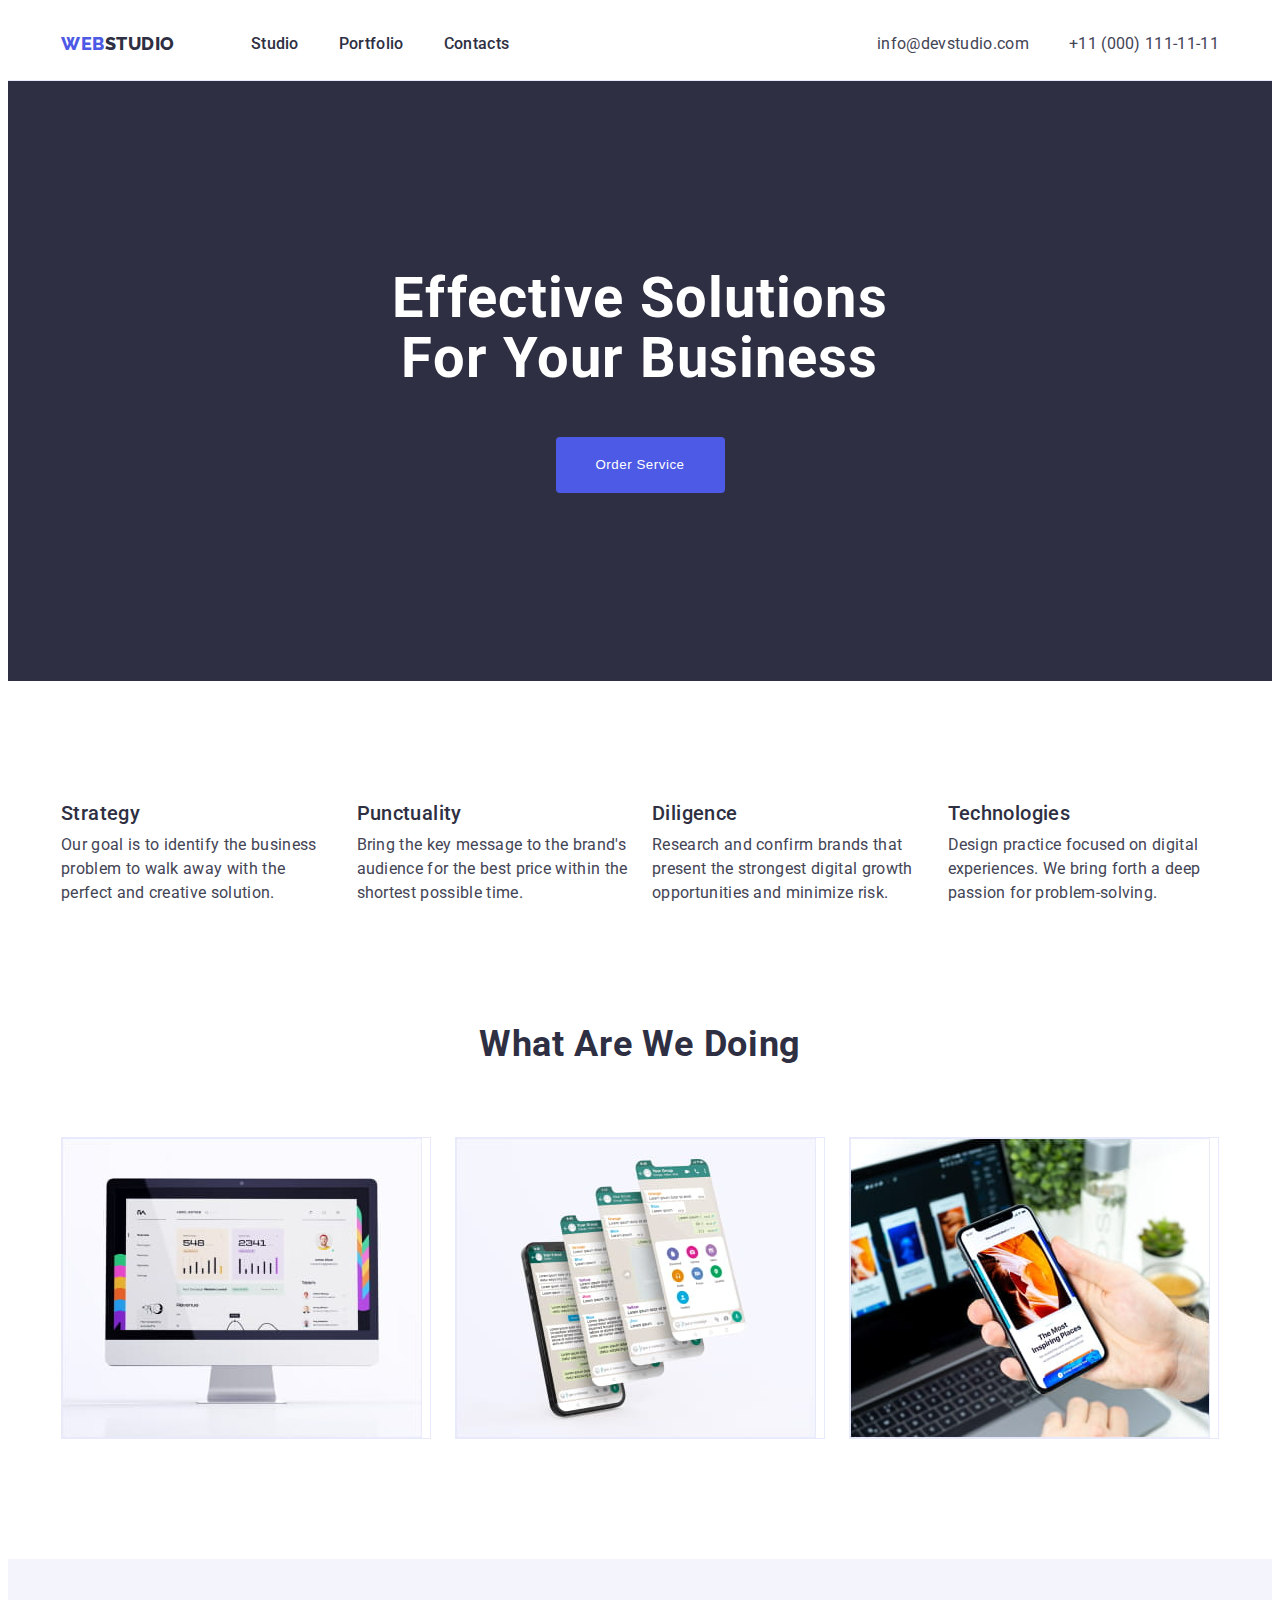
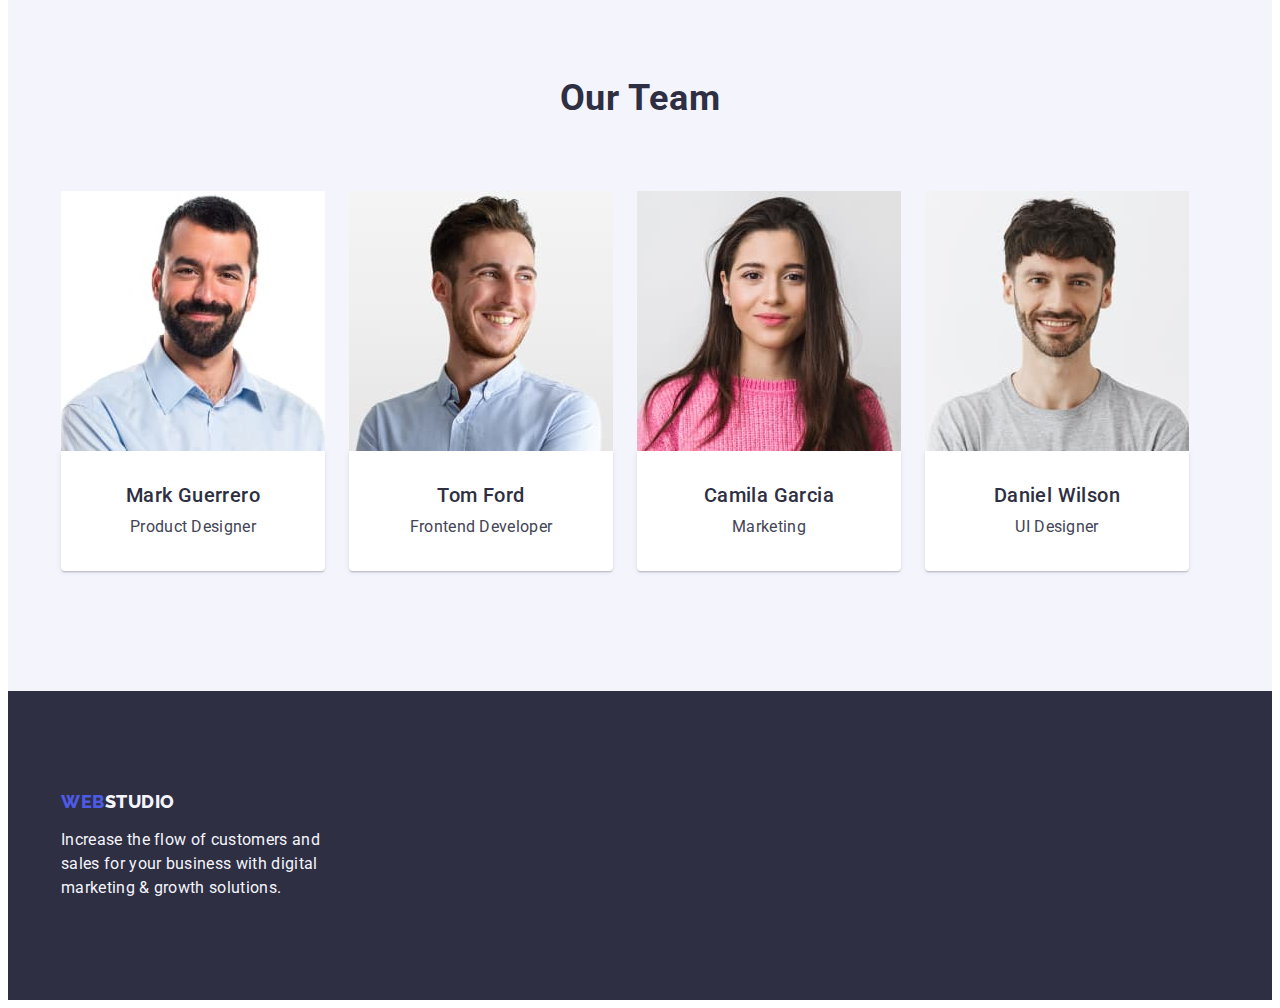
<file: index.html>
<!DOCTYPE html>
<html lang="en">
  <head>
    <meta charset="UTF-8" />
    <meta http-equiv="X-UA-Compatible" content="IE=edge" />
    <meta name="viewport" content="width=device-width, initial-scale=1.0" />
    <title>Web Studio</title>
    <link rel="preconnect" href="https://fonts.googleapis.com" />
    <link rel="preconnect" href="https://fonts.gstatic.com" crossorigin />
    <link
      href="https://fonts.googleapis.com/css2?family=Raleway:wght@800&family=Roboto:wght@400;500;700;900&display=swap"
      rel="stylesheet"
    />
    <link
      rel="stylesheet"
      href="https://cdnjs.cloudflare.com/ajax/libs/modern-normalize/1.1.0/modern-normalize.min.css"
      integrity="sha512-wpPYUAdjBVSE4KJnH1VR1HeZfpl1ub8YT/NKx4PuQ5NmX2tKuGu6U/JRp5y+Y8XG2tV+wKQpNHVUX03MfMFn9Q=="
      crossorigin="anonymous"
      referrerpolicy="no-referrer"
    />
    <link rel="stylesheet" href="./css/styles.css" />
  </head>
  <body>
    <header class="header">
      <div class="container">
        <nav class="site-nav">
          <a class="link logo" href="./index.html"
            >Web<span class="logo-studio">Studio</span>
          </a>
          <ul class="list">
            <li class="item">
              <a class="link page" href="./index.html">Studio</a>
            </li>
            <li class="item">
              <a class="link page" href="./portfolio.html">Portfolio</a>
            </li>
            <li class="item">
              <a class="link page" href="">Contacts</a>
            </li>
          </ul>
        </nav>
        <address class="address">
          <ul class="list">
            <li class="item">
              <a class="link" href="mailto:info@devstudio.com"
                >info@devstudio.com
              </a>
            </li>
            <li class="item">
              <a class="link" href="tel:+110001111111">+11 (000) 111-11-11 </a>
            </li>
          </ul>
        </address>
      </div>
    </header>
    <main>
      <!-- Hero -->
      <section class="section hero">
        <div class="container">
          <h1 class="title">Effective Solutions for Your Business</h1>
          <button class="btn" type="button">Order Service</button>
        </div>
      </section>

      <!-- About us -->
      <section class="section about-us">
        <div class="container">
          <h2 class="title" hidden>About us</h2>
          <ul class="list">
            <li class="item">
              <h3 class="subtitle">Strategy</h3>
              <p class="text">
                Our goal is to identify the business problem to walk away with
                the perfect and creative solution.
              </p>
            </li>
            <li class="item">
              <h3 class="subtitle">Punctuality</h3>
              <p class="text">
                Bring the key message to the brand's audience for the best price
                within the shortest possible time.
              </p>
            </li>
            <li class="item">
              <h3 class="subtitle">Diligence</h3>
              <p class="text">
                Research and confirm brands that present the strongest digital
                growth opportunities and minimize risk.
              </p>
            </li>
            <li class="item">
              <h3 class="subtitle">Technologies</h3>
              <p class="text">
                Design practice focused on digital experiences. We bring forth a
                deep passion for problem-solving.
              </p>
            </li>
          </ul>
        </div>
      </section>

      <!-- What are we doing -->
      <section class="section preview">
        <div class="container">
          <h2 class="title">What Are We Doing</h2>
          <ul class="list">
            <li class="item">
              <img
                class="image"
                src="./images/what-are-we-doing/img-1.jpg"
                alt="Laptop"
                width="360"
              />
            </li>
            <li class="item">
              <img
                class="image"
                src="./images/what-are-we-doing/img-2.jpg"
                alt="Phone"
                width="360"
              />
            </li>
            <li class="item">
              <img
                class="image"
                src="./images/what-are-we-doing/img-3.jpg"
                alt="Laptop and phone"
                width="360"
              />
            </li>
          </ul>
        </div>
      </section>

      <!-- Our Team -->
      <section class="section team">
        <div class="container">
          <h2 class="title">Our Team</h2>
          <ul class="list">
            <li class="item">
              <img
                class="image"
                src="./images/our-team/img-1-mark-guerrero.jpg"
                alt="Mark Guerrero"
                width="264"
              />
              <div class="desc">
                <h3 class="subtitle">Mark Guerrero</h3>
                <p class="text">Product Designer</p>
              </div>
            </li>
            <li class="item">
              <img
                class="image"
                src="./images/our-team/img-2-tom-ford.jpg"
                alt="Tom Ford"
                width="264"
              />
              <div class="desc">
                <h3 class="subtitle">Tom Ford</h3>
                <p class="text">Frontend Developer</p>
              </div>
            </li>
            <li class="item">
              <img
                class="image"
                src="./images/our-team/img-3-camila-garcia.jpg"
                alt="Camila Garcia"
                width="264"
              />
              <div class="desc">
                <h3 class="subtitle">Camila Garcia</h3>
                <p class="text">Marketing</p>
              </div>
            </li>
            <li class="item">
              <img
                class="image"
                src="./images/our-team/img-4-daniel-wilson.jpg"
                alt="Daniel Wilson"
                width="264"
              />
              <div class="desc">
                <h3 class="subtitle">Daniel Wilson</h3>
                <p class="text">UI Designer</p>
              </div>
            </li>
          </ul>
        </div>
      </section>
    </main>
    <footer class="footer">
      <div class="container">
        <a class="link logo" href="./index.html"
          >Web<span class="logo-studio">Studio</span>
        </a>
        <p class="text">
          Increase the flow of customers and sales for your business with
          digital marketing & growth solutions.
        </p>
      </div>
    </footer>
  </body>
</html>
</file>
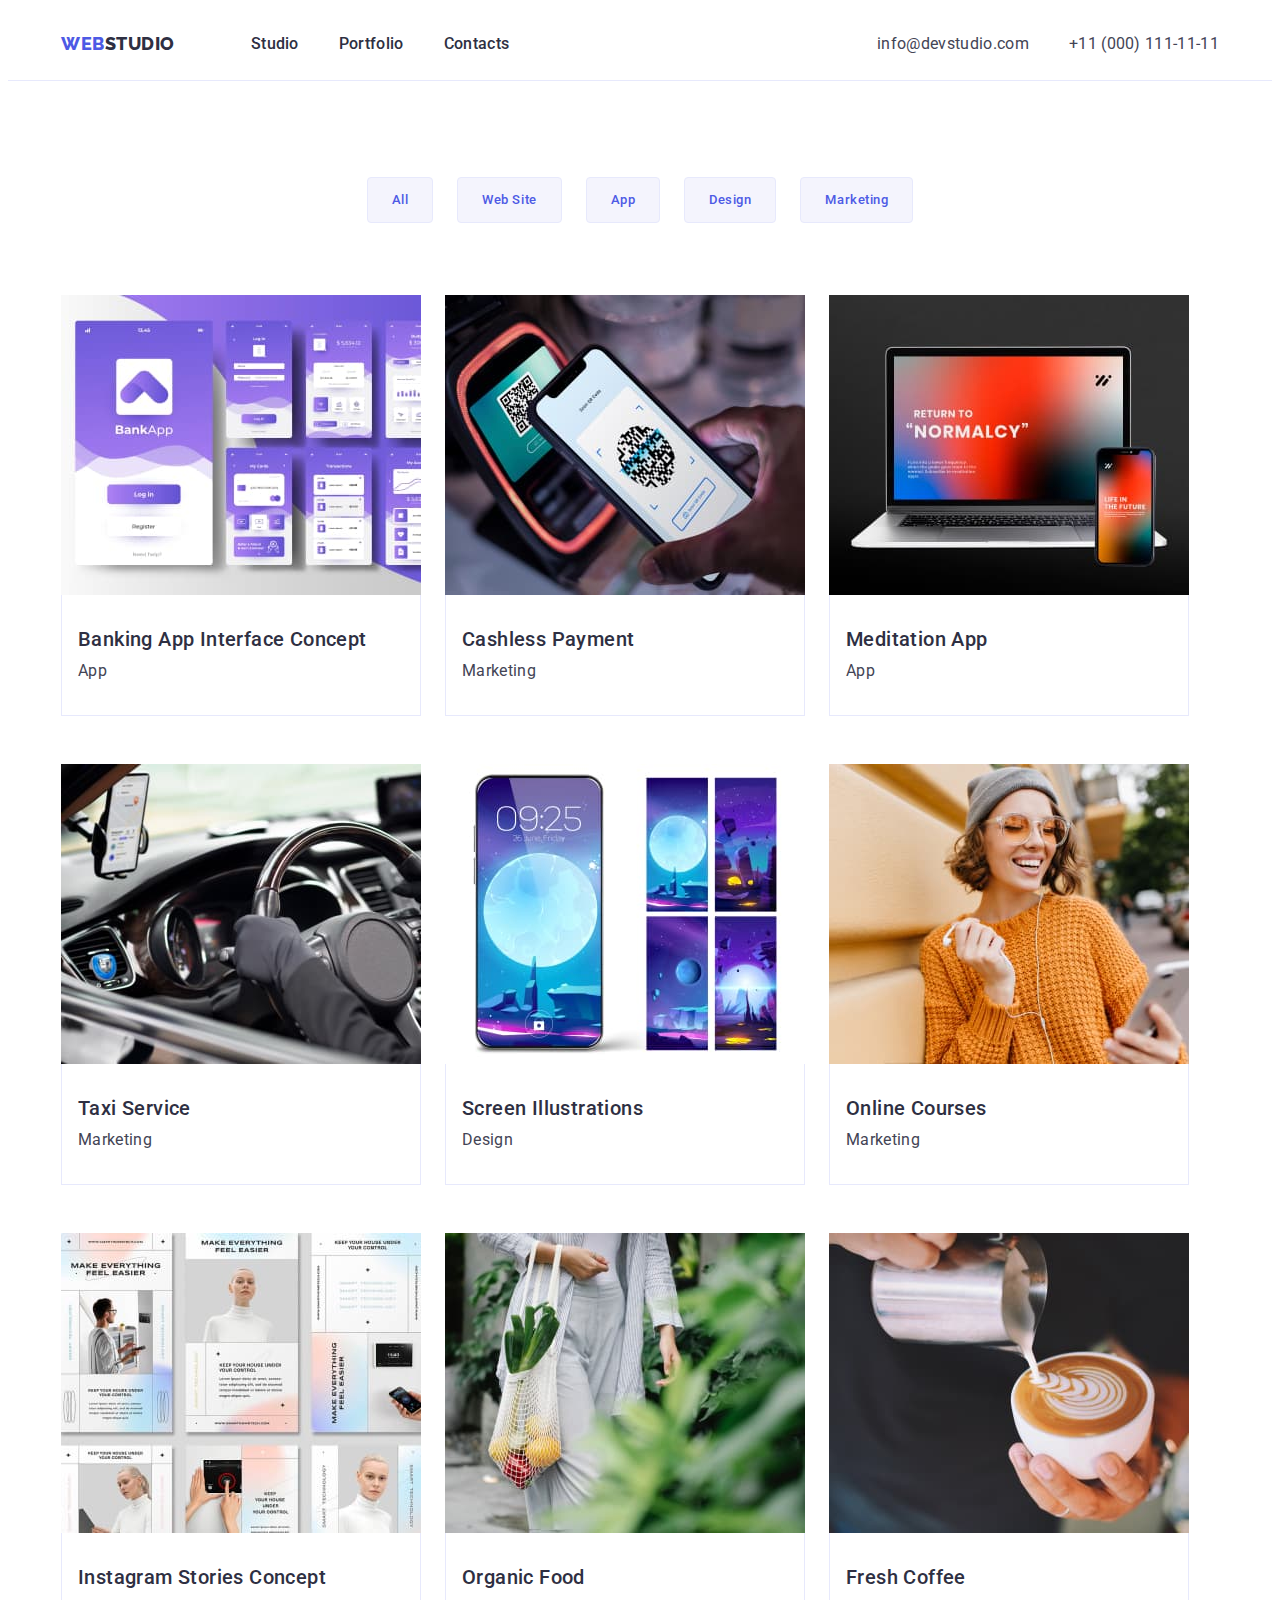
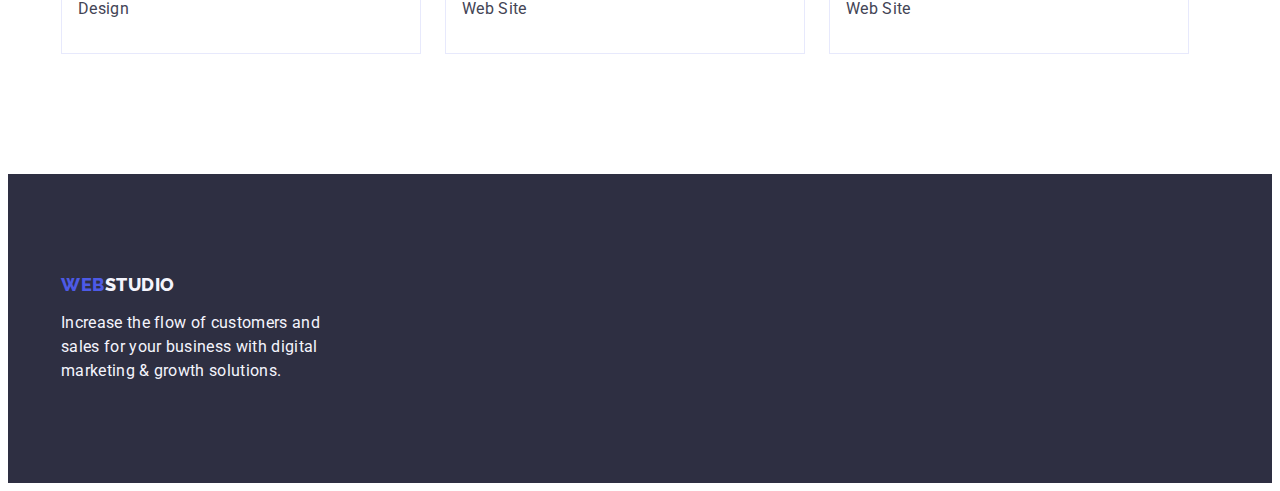
<file: portfolio.html>
<!DOCTYPE html>
<html lang="en">
  <head>
    <meta charset="UTF-8" />
    <meta http-equiv="X-UA-Compatible" content="IE=edge" />
    <meta name="viewport" content="width=device-width, initial-scale=1.0" />
    <title>Web Studio</title>
    <link rel="preconnect" href="https://fonts.googleapis.com" />
    <link rel="preconnect" href="https://fonts.gstatic.com" crossorigin />
    <link
      href="https://fonts.googleapis.com/css2?family=Raleway:wght@800&family=Roboto:wght@400;500;700;900&display=swap"
      rel="stylesheet"
    />
    <link
      rel="stylesheet"
      href="https://cdnjs.cloudflare.com/ajax/libs/modern-normalize/1.1.0/modern-normalize.min.css"
      integrity="sha512-wpPYUAdjBVSE4KJnH1VR1HeZfpl1ub8YT/NKx4PuQ5NmX2tKuGu6U/JRp5y+Y8XG2tV+wKQpNHVUX03MfMFn9Q=="
      crossorigin="anonymous"
      referrerpolicy="no-referrer"
    />
    <link rel="stylesheet" href="./css/styles.css" />
  </head>
  <body>
    <header class="header">
      <div class="container">
        <nav class="site-nav">
          <a class="link logo" href="./index.html"
            >Web<span class="logo-studio">Studio</span>
          </a>
          <ul class="list">
            <li class="item">
              <a class="link page" href="./index.html">Studio</a>
            </li>
            <li class="item">
              <a class="link page" href="./portfolio.html">Portfolio</a>
            </li>
            <li class="item">
              <a class="link page" href="">Contacts</a>
            </li>
          </ul>
        </nav>
        <address class="address">
          <ul class="list">
            <li class="item">
              <a class="link" href="mailto:info@devstudio.com"
                >info@devstudio.com
              </a>
            </li>
            <li class="item">
              <a class="link" href="tel:+110001111111">+11 (000) 111-11-11 </a>
            </li>
          </ul>
        </address>
      </div>
    </header>
    <main>
      <!-- Filter -->

      <section class="section gallery">
        <div class="container">
          <h1 class="title" hidden>Gallery</h1>
          <ul class="list filter">
            <li class="item item-btn">
              <button class="btn" type="button">All</button>
            </li>
            <li class="item item-btn">
              <button class="btn" type="button">Web Site</button>
            </li>
            <li class="item item-btn">
              <button class="btn" type="button">App</button>
            </li>
            <li class="item item-btn">
              <button class="btn" type="button">Design</button>
            </li>
            <li class="item item-btn">
              <button class="btn" type="button">Marketing</button>
            </li>
          </ul>

          <!-- Gallery -->

          <ul class="list cards">
            <li class="item card">
              <a class="link" href="">
                <img
                  class="image"
                  src="./images/portfolio-gallery/img-1-banking-app.jpg"
                  alt="Banking app interface"
                  width="360"
                />
                <div class="desc">
                  <h2 class="subtitle">Banking App Interface Concept</h2>
                  <p class="text">App</p>
                </div>
              </a>
            </li>
            <li class="item card">
              <a class="link" href="">
                <img
                  class="image"
                  src="./images/portfolio-gallery/img-2-cashless-payment.jpg"
                  alt="Payment by phone"
                  width="360"
                />
                <div class="desc">
                  <h2 class="subtitle">Cashless Payment</h2>
                  <p class="text">Marketing</p>
                </div>
              </a>
            </li>
            <li class="item card">
              <a class="link" href="">
                <img
                  class="image"
                  src="./images/portfolio-gallery/img-3-meditation-app.jpg"
                  alt="Laptop and phone"
                  width="360"
                />
                <div class="desc">
                  <h2 class="subtitle">Meditation App</h2>
                  <p class="text">App</p>
                </div>
              </a>
            </li>
            <li class="item card">
              <a class="link" href="">
                <img
                  class="image"
                  src="./images/portfolio-gallery/img-4-taxi-service.jpg"
                  alt="Car"
                  width="360"
                />
                <div class="desc">
                  <h2 class="subtitle">Taxi Service</h2>
                  <p class="text">Marketing</p>
                </div>
              </a>
            </li>
            <li class="item card">
              <a class="link" href="">
                <img
                  class="image"
                  src="./images/portfolio-gallery/img-5-screen-illustrations.jpg"
                  alt="Screen of phone"
                  width="360"
                />
                <div class="desc">
                  <h2 class="subtitle">Screen Illustrations</h2>
                  <p class="text">Design</p>
                </div>
              </a>
            </li>
            <li class="item card">
              <a class="link" href="">
                <img
                  class="image"
                  src="./images/portfolio-gallery/img-6-online-courses.jpg"
                  alt="Young girl"
                  width="360"
                />
                <div class="desc">
                  <h2 class="subtitle">Online Courses</h2>
                  <p class="text">Marketing</p>
                </div>
              </a>
            </li>
            <li class="item card">
              <a class="link" href="">
                <img
                  class="image"
                  src="./images/portfolio-gallery/img-7-instagram-stories.jpg"
                  alt="Advertisement of smart technology"
                  width="360"
                />
                <div class="desc">
                  <h2 class="subtitle">Instagram Stories Concept</h2>
                  <p class="text">Design</p>
                </div>
              </a>
            </li>
            <li class="item card">
              <a class="link" href="">
                <img
                  class="image"
                  src="./images/portfolio-gallery/img-8-organic-food.jpg"
                  alt="Bag of vegetables"
                  width="360"
                />
                <div class="desc">
                  <h2 class="subtitle">Organic Food</h2>
                  <p class="text">Web Site</p>
                </div>
              </a>
            </li>
            <li class="item card">
              <a class="link" href="">
                <img
                  class="image"
                  src="./images/portfolio-gallery/img-9-fresh-coffee.jpg"
                  alt="Fresh coffee"
                  width="360"
                />
                <div class="desc">
                  <h2 class="subtitle">Fresh Coffee</h2>
                  <p class="text">Web Site</p>
                </div>
              </a>
            </li>
          </ul>
        </div>
      </section>
    </main>
    <footer class="footer">
      <div class="container">
        <a class="link logo" href="./index.html"
          >Web<span class="logo-studio">Studio</span>
        </a>
        <p class="text">
          Increase the flow of customers and sales for your business with
          digital marketing & growth solutions.
        </p>
      </div>
    </footer>
  </body>
</html>
</file>
<file: css/styles.css>
:root {
  /* Colors */
  --primary-brand-iris: #4d5ae5;
  --pressed-state-ocean: #404bbf;
  --dark-navy-blue: #2e2f42;
  --success-green: #31d0aa;
  --text-slate: #434455;
  --subtle-text-light-slate: #8e8f99;
  --accent-cornflower: #e7e9fc;
  --light-cloud: #f4f4fd;
  --modal-overlay-navy-blue-modal: #2e2f42;
  --hero-background-grey: #2e2f42;
  --white-background: #ffffff;
  --modal-background-dairy: #fcfcfc;
  --footer-background-grey: #2e2f42;

  /* Size */

  --primary-container-width: 1158px;
}

body {
  background-color: var(--white-background);
  color: var(--text-slate);

  font-family: "Roboto", sans-serif;
  font-size: 16px;
  line-height: 1.5;
  letter-spacing: 0.02em;
}

.list {
  padding: 0;
  margin: 0;
  list-style: none;
}

.image {
  display: block;
}

.link {
  text-decoration: none;
}

.title,
.subtitle,
.text {
  margin: 0;
}

.btn {
  display: block;
}

.container {
  max-width: var(--primary-container-width);
  padding-left: 15px;
  padding-right: 15px;
  margin-left: auto;
  margin-right: auto;
}

/* Index page */

/* Header */

.header {
  border-bottom: 1px solid var(--accent-cornflower);
}

.header .container {
  display: flex;
  align-items: center;
}

/* Logo */

.logo {
  margin-right: 76px;
  font-family: "Raleway", sans-serif;
  font-weight: 800;
  font-size: 18px;
  line-height: 1.17;
  letter-spacing: 0.03em;
  color: var(--primary-brand-iris);
  text-transform: uppercase;
}

.logo-studio {
  color: var(--dark-navy-blue);
}

/* Site-nav */

.site-nav {
  display: flex;
  align-items: center;
}

.site-nav .list {
  display: flex;
}

.header .link {
  display: block;
  padding-top: 24px;
  padding-bottom: 24px;
}

.site-nav .item:not(:last-child) {
  margin-right: 40px;
}

.site-nav .page {
  font-weight: 500;
  color: var(--dark-navy-blue);
}

.site-nav .page:hover,
.site-nav .page:focus {
  color: var(--pressed-state-ocean);
}

/* Address */

.address {
  display: flex;
  margin-left: auto;
  font-style: normal;
}

.address .list {
  display: flex;
}

.address .item:not(:last-child) {
  margin-right: 40px;
}

.address .link {
  color: var(--text-slate);
}

.address .link:hover,
.address .link:focus {
  color: var(--pressed-state-ocean);
}

/* Hero */

.section.hero {
  padding-top: 188px;
  padding-bottom: 188px;
  background-color: var(--hero-background-grey);
}

.section.hero .title {
  max-width: 496px;
  margin-left: auto;
  margin-right: auto;
  margin-bottom: 48px;
  font-weight: 700;
  font-size: 56px;
  line-height: 1.07;
  letter-spacing: 0.02em;
  text-align: center;
  color: var(--white-background);
}

.hero .btn {
  margin-left: auto;
  margin-right: auto;
  min-width: 169px;
  height: 56px;
  padding: 16px 32px;
  font-weight: 500;
  line-height: 1.5;
  letter-spacing: 0.04em;
  color: var(--white-background);
  background-color: var(--primary-brand-iris);
  /* border-color: transparent; */
  border: none;
  border-radius: 4px;
  cursor: pointer;
}
.hero .btn:hover,
.hero .btn:focus {
  background-color: var(--pressed-state-ocean);
  /* cursor: pointer; */
}

/* About us */

.section.about-us {
  padding-top: 120px;
  padding-bottom: 120px;
}

.about-us .list {
  display: flex;
}

.about-us .item {
  width: calc((100% - 24px * 3) / 4);
}

.about-us .item:not(:last-child) {
  margin-right: 24px;
}

.section .subtitle {
  font-weight: 500;
  font-size: 20px;
  line-height: 1.2;
  letter-spacing: 0.02em;
  color: var(--dark-navy-blue);
}

.section .text {
  color: var(--text-slate);
}

.section .subtitle {
  margin-bottom: 8px;
}

/* What are we doing */

.section.preview {
  padding-bottom: 120px;
}

.section .title {
  margin-bottom: 72px;
  font-weight: 700;
  font-size: 36px;
  line-height: 1.11;
  text-align: center;
  letter-spacing: 0.02em;
  text-transform: capitalize;
  color: var(--dark-navy-blue);
}

.preview .list {
  display: flex;
}

.preview .item {
  width: calc((100% - 48px) / 3);
}

.preview .item:not(:last-child) {
  margin-right: 24px;
}

.preview .item {
  border: 1px solid var(--accent-cornflower);
}

/* Our team */

.section.team {
  padding-top: 120px;
  padding-bottom: 120px;
  background-color: var(--light-cloud);
}

.team .item {
  background-color: var(--white-background);
}

.team .desc {
  padding-top: 32px;
  padding-bottom: 32px;
  padding-left: 16px;
  padding-right: 16px;
  text-align: center;
  box-shadow: 0px 1px 6px rgba(46, 47, 66, 0.08),
    0px 1px 1px rgba(46, 47, 66, 0.16), 0px 2px 1px rgba(46, 47, 66, 0.08);
  border-radius: 0px 0px 4px 4px;
}

.team .list {
  display: flex;
}

.team .item:not(:last-child) {
  margin-right: 24px;
}

/* Footer */

.footer {
  padding-top: 100px;
  padding-bottom: 100px;
  background-color: var(--footer-background-grey);
}

.footer .logo-studio,
.footer .text {
  color: var(--light-cloud);
}

.footer .text {
  width: 264px;
}

.footer .logo {
  display: inline-block;
  margin-bottom: 16px;
}

/* Portfolio page */

/* Filter */

.section.gallery {
  padding-top: 96px;
  padding-bottom: 120px;
}

.gallery .filter {
  display: flex;
  justify-content: center;
  margin-bottom: 72px;
}

.gallery .item-btn:not(:last-child) {
  margin-right: 24px;
}

.gallery .btn {
  padding: 12px 24px;
  font-family: inherit;
  font-weight: 500;
  line-height: 1.5;
  letter-spacing: 0.04em;
  color: var(--primary-brand-iris);
  background-color: var(--light-cloud);
  border: 1px solid var(--accent-cornflower);
  border-radius: 4px;
}

.gallery .btn:hover,
.gallery .btn:focus {
  color: var(--white-background);
  background-color: var(--pressed-state-ocean);
  border: 1px solid transparent;
  box-shadow: 0px 3px 1px rgba(0, 0, 0, 0.1), 0px 2px 1px rgba(0, 0, 0, 0.08),
    0px 2px 2px rgba(0, 0, 0, 0.12);
  cursor: pointer;
}

/* Gallery */

.gallery .desc {
  padding-top: 32px;
  padding-bottom: 32px;
  padding-left: 16px;
  padding-right: 16px;
  text-align: start;
  border: 1px solid var(--accent-cornflower);
  border-top: none;
}

.gallery .cards {
  display: flex;
  flex-wrap: wrap;
}

.gallery .card:not(:nth-child(3n + 3)) {
  margin-right: 24px;
}

.gallery .card:not(:nth-last-child(-n + 3)) {
  margin-bottom: 48px;
}
</file>
